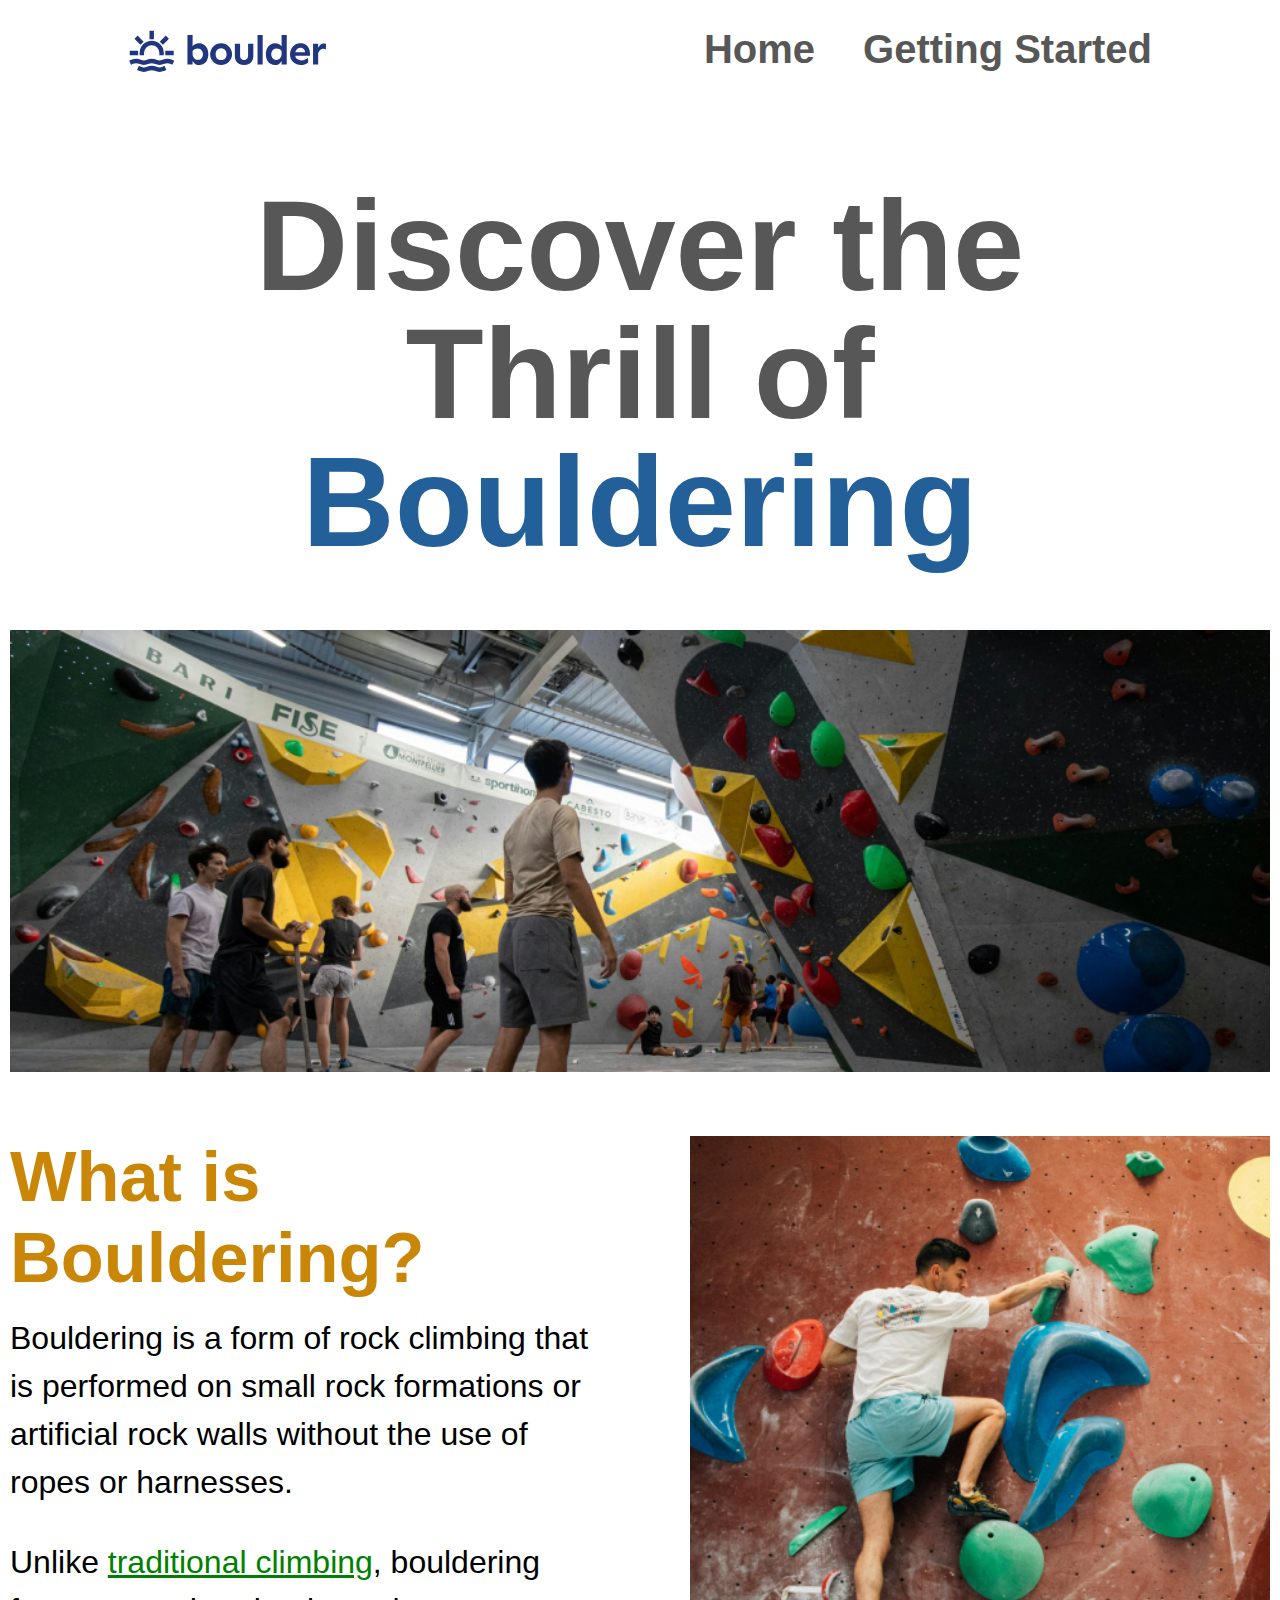
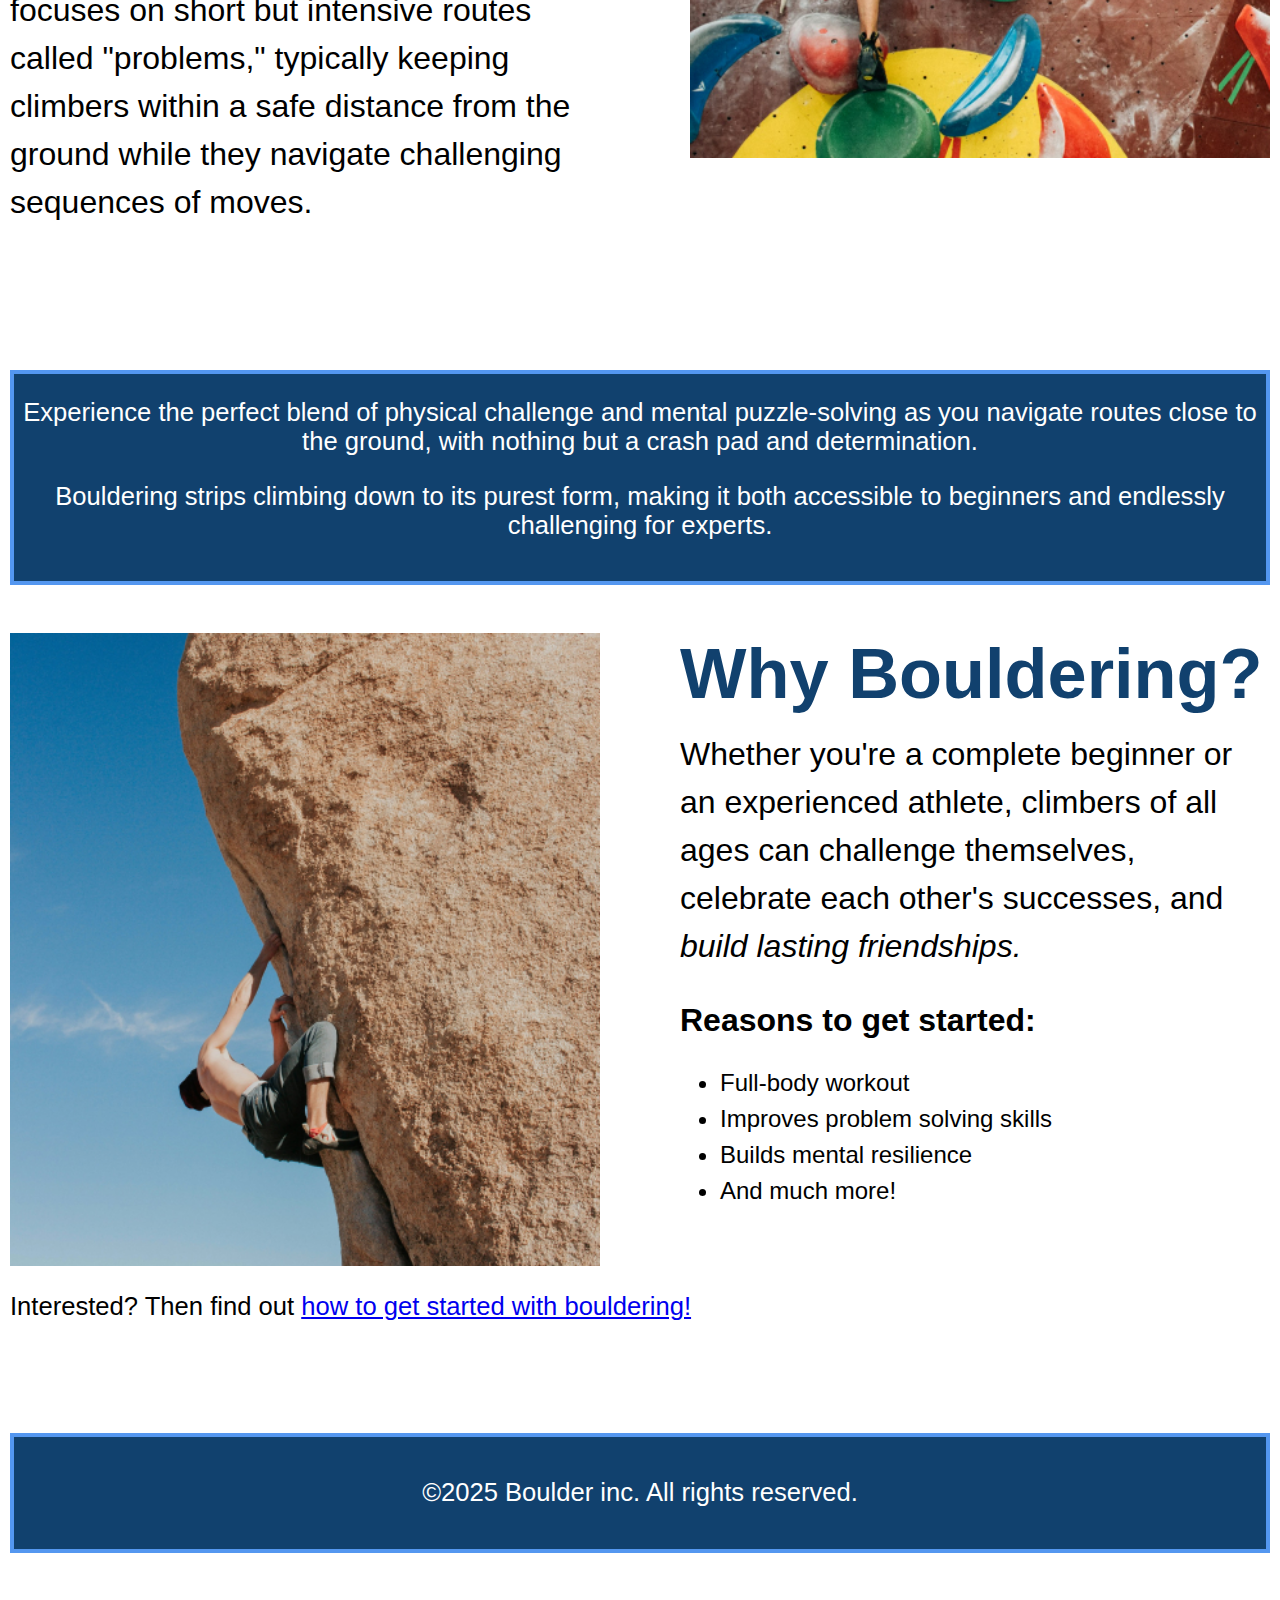
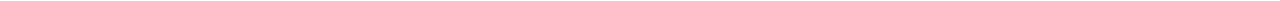
<file: index.html>
<!DOCTYPE html>
<html lang="en">
<head>
    <meta charset="UTF-8">
    <meta name="viewport" content="width=device-width, initial-scale=1.0">
    <title>Home</title>
    <link rel="stylesheet" type= "text/css" href="./style.css">
</head>
<body>

    <nav class="header">
        <div class="logo">
            <img style="width:200px;" src="./images/logo.svg" alt="">
        </div>

        <div class="right">
            <div> <a href="index.html">Home</a></div>
            <div> <a href="getting-started.html">Getting Started</a></div>
        </div>
    </nav>

    <main class="wrapper">
        <div>
            <h1 class="hero-title">Discover the <br> Thrill of <br><span style="color:rgb(35, 96, 153);">Bouldering</span></h1>
            <img class="hero-img" src="./images/bouldering-gym.jpg" alt="">
        </div>

            <div class="content">
                <div style="width:600px;">
                    <h2 class="sub-title">What is Bouldering?</h2>
                    <p>Bouldering is a form of rock climbing that is performed on small rock formations or artificial rock walls without the use of ropes or harnesses. </p>
                    <p>Unlike <a class="link-color" href="./traditonal-rockclimbing.html">traditional climbing</a>, bouldering focuses on short but intensive routes called "problems," typically keeping climbers within a safe distance from the ground while they navigate challenging sequences of moves.</p>
                </div>

                <div>
                    <img src="./images/what-is-bouldering.jpg" alt="">
                </div>
            </div>

            <div class="info-section rights">
                <p>Experience the perfect blend of <strong>physical challenge and mental puzzle-solving</strong> as you navigate routes close to the ground, with nothing but a crash pad and determination.</p>
                <p>Bouldering strips climbing down to its purest form, making it both <strong>accessible to beginners and endlessly challenging for experts.</strong></p>
            </div>

            <div class="content">

                <div class="img-box">
                    <img src="./images/why-bouldering.jpg" alt="">
                </div>
                
                <div >
                    <h2 class="sub-title bl-txt">Why Bouldering?</h2>
                    <p>Whether you're a complete beginner or an experienced athlete, climbers of all ages can challenge themselves, celebrate each other's successes, and <em>build lasting friendships.</em></p>

                    <span class="list-heading">Reasons to get started:</span>
                    <ul>
                        <li>Full-body workout</li>
                        <li>Improves problem solving skills</li>
                        <li>Builds mental resilience</li>
                        <li>And much more!</li>
                    </ul>
                </div>
            </div>
            <div class="footer">
                <p>Interested? Then find out <a href="getting-started.html">how to get started with bouldering!</a></p>
            </div>
            <div class="rights">
                <p>©2025 Boulder inc. All rights reserved.</p>
            </div>
        </div>
   
</body>
</html>
</file>
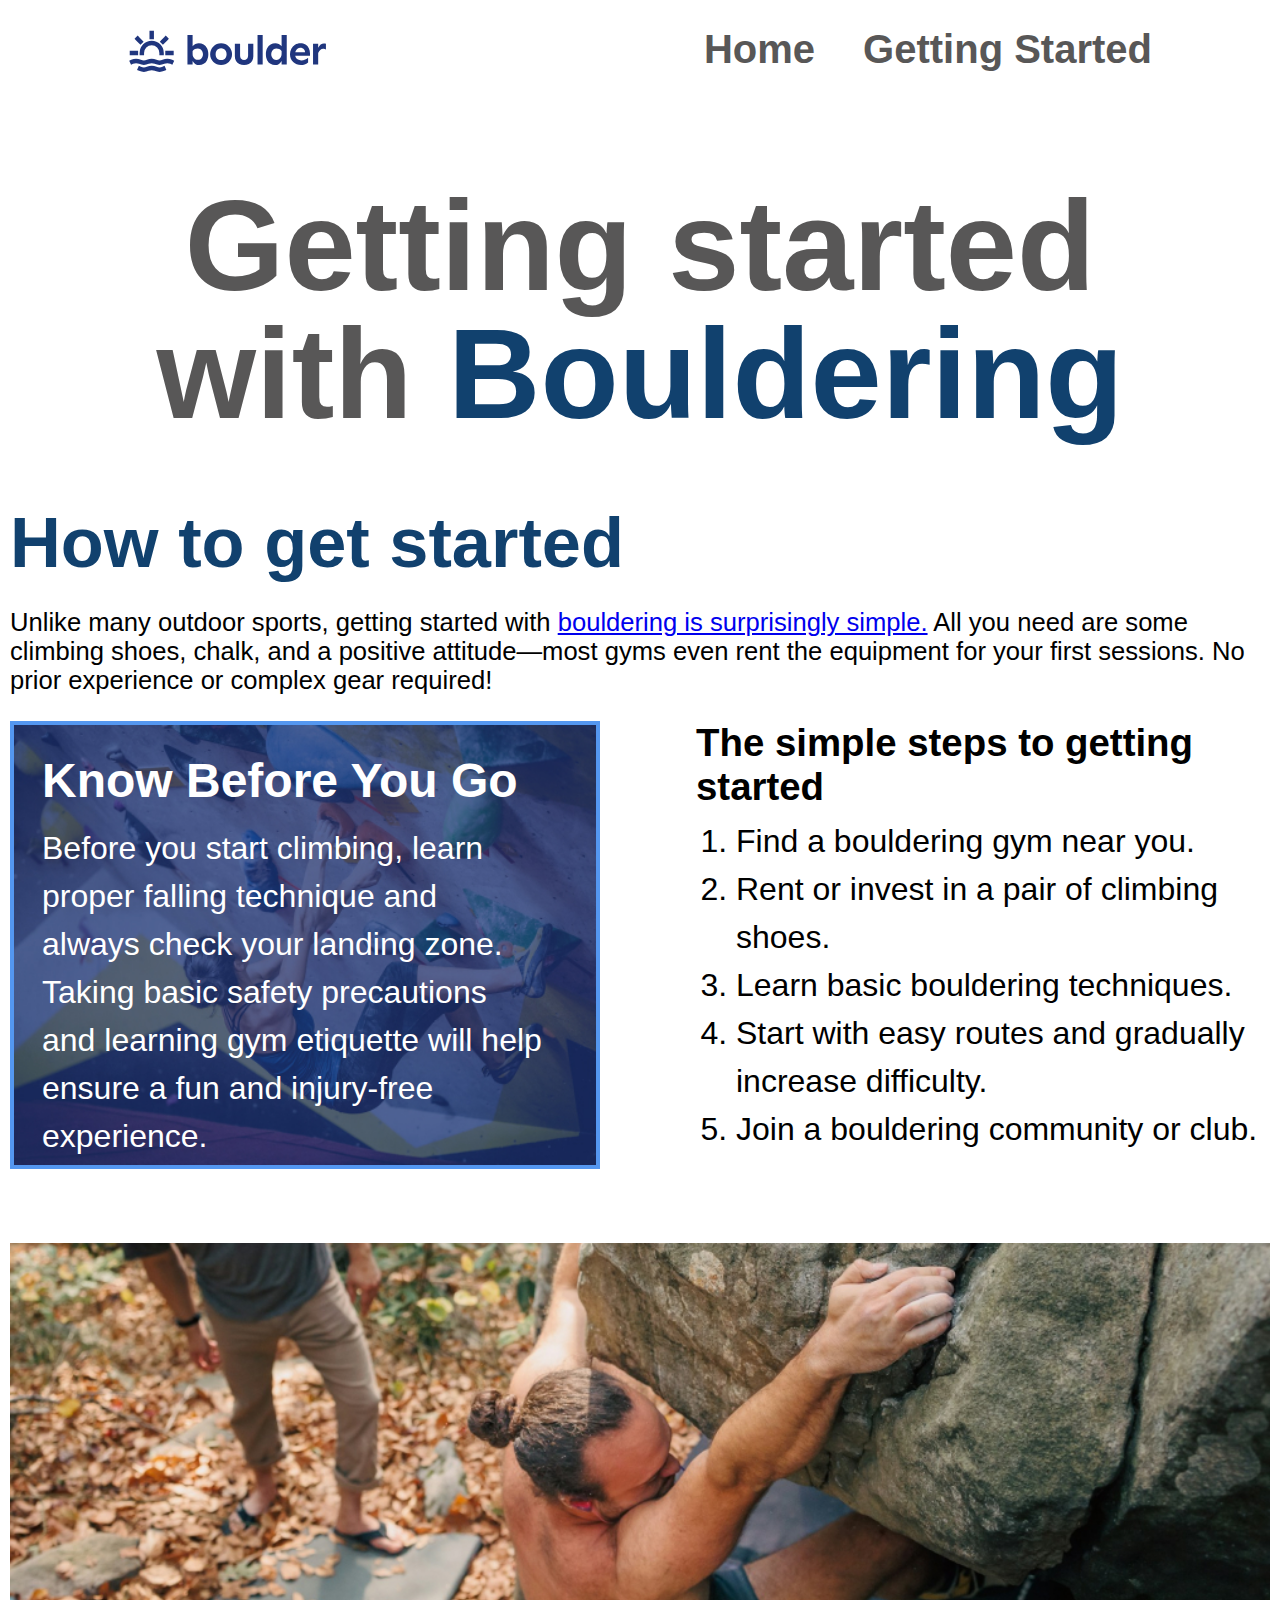
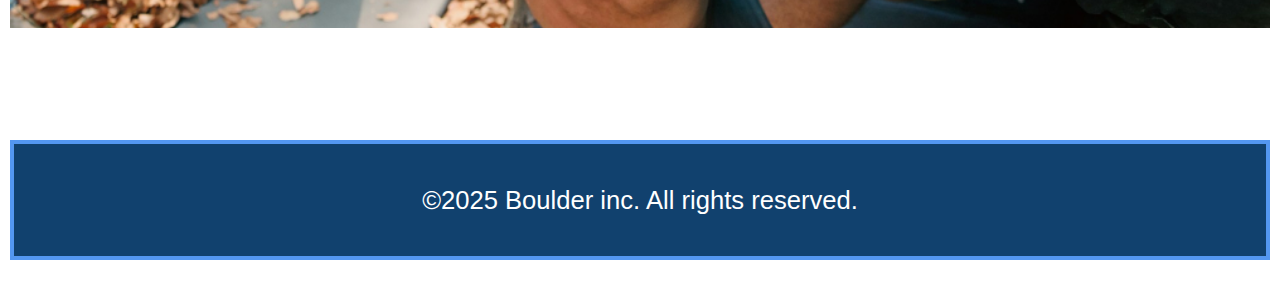
<file: getting-started.html>
<!DOCTYPE html>
<html lang="en">
<head>
    <meta charset="UTF-8">
    <meta name="viewport" content="width=device-width, initial-scale=1.0">
    <title>Getting Started</title>
    <link rel="stylesheet" type= "text/css" href="./style.css">
</head>
<body>
    <nav class="header">
        <div class="logo">
            <img style="width:200px;" src="/images/logo.svg" alt="">
        </div>

        <div class="right">
            <div> <a href="index.html">Home</a></div>
            <div> <a href="getting-started.html">Getting Started</a></div>
        </div>
    </nav>
    
        <div class="wrapper">
                <div>
                    <h1 class="hero-title">Getting started <br> with <span style="color:rgb(17, 65, 110);">Bouldering</span></h1>
                </div>
                <div>
                    <h2 class="sub-title bl-txt ">How to get started</h2>
                    <p>Unlike many outdoor sports, getting started with <a href="index.html">bouldering is surprisingly simple.</a> All you need are some climbing shoes, chalk, and a positive attitude—most gyms even rent the equipment for your first sessions. <strong>No prior experience or complex gear required!</strong></p>

                </div>

                <div>
                

            <div class="content">
                <div>
                    <div class="inside">
                        <span style="font-size:3rem; font-weight: 700;">Know Before You Go</span>
                        <p>Before you start climbing, learn proper falling technique and always check your landing zone. Taking basic safety precautions and learning gym etiquette will help ensure a fun and injury-free experience.</p>
                    </div>
                        <img style="width:600px; border:4px rgb(84, 151, 240) solid;"src="./images/simple-steps.jpg" alt="">
                </div>

                <div style="padding-left: 1rem;">
                <h2 style="margin:0 auto 0 auto;"><strong>The simple steps to getting started</strong></h2>
                    <ol class="font-list">
                        <li>Find a bouldering gym near you.</li>
                        <li>Rent or invest in a pair of climbing shoes.</li>
                        <li>Learn basic bouldering techniques.</li>
                        <li>Start with easy routes and gradually increase difficulty.</li>
                        <li>Join a bouldering community or club.</li>
                    </ol>
                </div>
        </div>
        <img class="content-img"src="./images/getting-started-outdoors.jpg" alt="">
            <div class="rights">
                <p>©2025 Boulder inc. All rights reserved.</p>
            </div>
        </div>
</body>
</html>
</file>
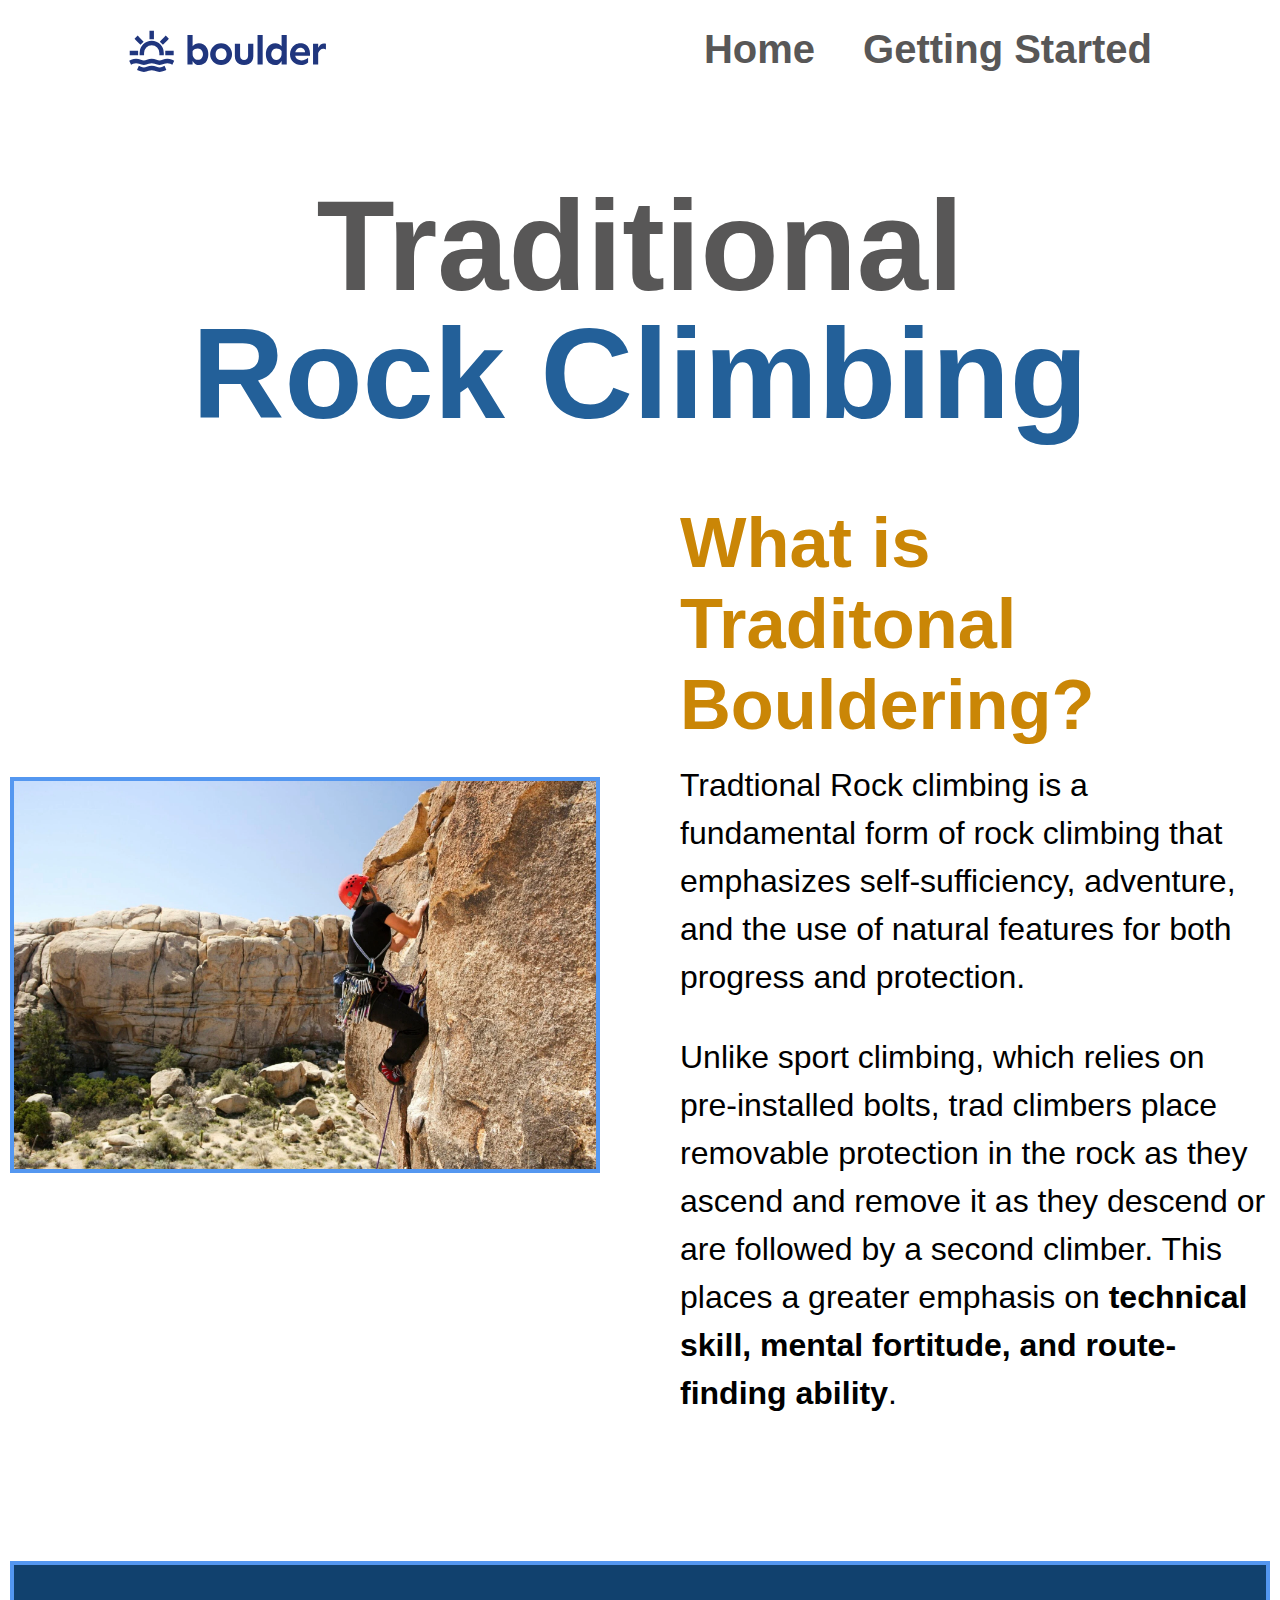
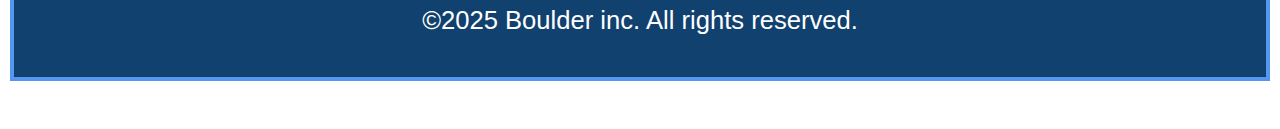
<file: traditonal-rockclimbing.html>
<!DOCTYPE html>
<html lang="en">
<head>
    <meta charset="UTF-8">
    <meta name="viewport" content="width=device-width, initial-scale=1.0">
    <title>Tradtional Rock-Climbing</title>
    <link rel="stylesheet" type= "text/css" href="./style.css">
</head>
<body>
      <nav class="header">
        <div class="logo">
            <img style="width:200px;" src="/images/logo.svg" alt="">
        </div>

        <div class="right">
            <div> <a href="index.html">Home</a></div>
            <div> <a href="getting-started.html">Getting Started</a></div>
        </div>
    </nav>  
<div class="wrapper">
    <main>
         <h1 class="hero-title">Traditional<br><span style="color:rgb(35, 96, 153);">Rock Climbing</span></h1>
         
       <div class="content">
            <div style="margin:auto 0 auto 0; border:4px rgb(84, 151, 240) solid;">
                <img src="./images/rock-climbing-1-1920x1280.png" alt="">
            </div>
            <div>
                <h2 class="sub-title">What is Traditonal Bouldering?</h2>
                <p> Tradtional Rock climbing is a fundamental form of rock climbing that emphasizes self-sufficiency, adventure, and the use of natural features for both progress and protection. </p>
                <p>Unlike sport climbing, which relies on pre-installed bolts, trad climbers place removable protection in the rock as they ascend and remove it as they descend or are followed by a second climber. This places a greater emphasis on <strong>technical skill, mental fortitude, and route-finding ability</strong>.</p>
        </div>
        
    </main>

<div class="footer rights">
        <p>©2025 Boulder inc. All rights reserved.</p> 
</div>





</body>
</html>
</file>
<file: style.css>
*{
    box-sizing: border-box;
}
img {
    max-inline-size: 100%;
    display: block;
}
body {
    margin:0;
    font-weight: 100;
    font-size:1.6rem;
    font-family:'Gill Sans', 'Gill Sans MT', Calibri, 'Trebuchet MS', sans-serif;
}
.header {
    display:flex;
    justify-content: space-between;
    margin: 1.7rem auto;
    width: 80%;
    font-size: 2.5rem;

}
.right {
    display:flex;
    gap: 3rem;
}
.right a {
    text-decoration: none;
    color:rgb(88, 87, 87);
    font-weight: 700;

}

.right a:hover{
    text-decoration: underline;
    color:rgb(17, 65, 110);
}
.content strong {
    font-weight: 900;
}
.wrapper {
    max-width:1260px;
    margin:auto;
}
.content {
    display:grid;
    grid-template-columns: 1fr 1fr;
    align-items: start;
    gap:5rem;
   
}

.logo {
    text-align: center;
    margin-bottom: 5rem;
}

.hero-title {
    color:rgb(88, 87, 87);
    font-size:8rem;
    text-align: center;
    margin:0 auto 4rem auto;
    line-height:100%;
}

/* image tags are inline elements by default 
| Use display block to covert it into block element.
then you can use margin auto on the image. */
.hero-img{
    width:100%;
    max-height: 800px;
    display: block;
    margin: auto;
    padding-block-end: 4rem;
}



.sub-title{
    color:rgb(202, 134, 6);
    font-size:4.4rem;
    margin:0 0 1rem 0;
  
    
}

.content p{
    margin-top:1rem;
    margin-bottom: 2rem;
    font-size:2rem;
    line-height: 150%;
}

.content li {
    font-size: 1.5rem;
    line-height: 150%;
   
}

.list-heading {
    font-size:2rem;
    font-weight: 700;
}

.rights{
    margin:7rem auto 3rem auto;
    padding:1rem 0 1rem 0;
    border:4px rgb(84, 151, 240) solid;
    background-color: rgb(17, 65, 110);
    color:white;
    width: 100%;
    text-align: center;
    
}

.content-img{
    width:100%;
    display: block;
    margin: 4rem auto 2rem auto;

}

ol {
    margin-top:.5rem;
}

a{
    font-weight: 400;
}

img {
    width:100%;
}
.link-color {
    color:green;
}


.info-section p {
    margin-top:0.5rem;
}


.font-list > li{
    font-size:2rem;
}


.inside {
    position:absolute;
    width: 500px;
    color:white;
    margin: 2rem;
}

.inside-title {
    font-size: 4rem;
}


.bl-txt {
 color:rgb(17, 65, 110);
}

.trad-img {
    margin: 5rem auto;
}
</file>
